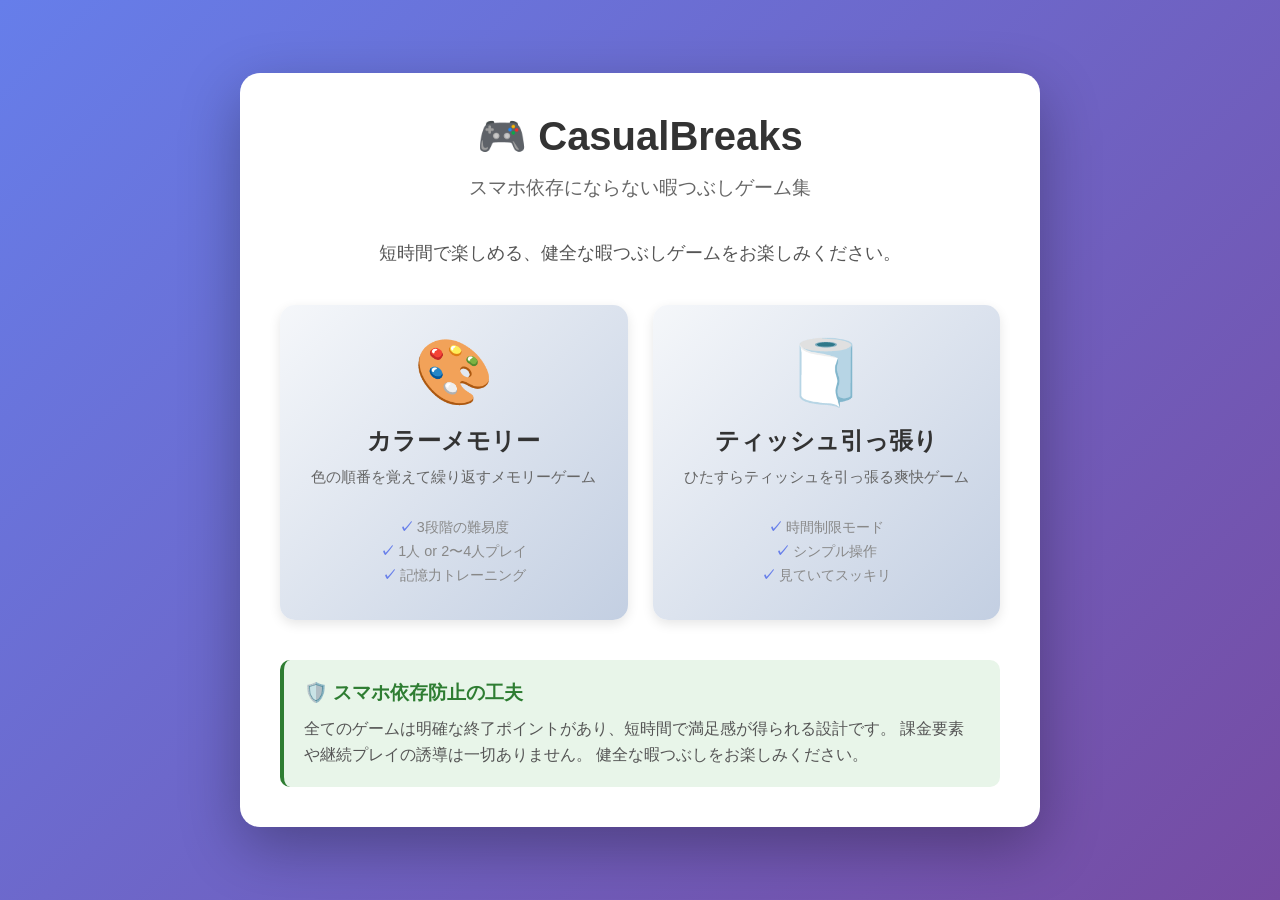
<file: index.html>
<!DOCTYPE html>
<html lang="ja">
<head>
    <meta charset="UTF-8">
    <meta name="viewport" content="width=device-width, initial-scale=1.0">
    <title>CasualBreaks - スマホ依存にならない暇つぶしゲーム集</title>
    <style>
        * {
            margin: 0;
            padding: 0;
            box-sizing: border-box;
        }

        body {
            font-family: 'Arial', 'Hiragino Sans', 'Meiryo', sans-serif;
            background: linear-gradient(135deg, #667eea 0%, #764ba2 100%);
            min-height: 100vh;
            display: flex;
            justify-content: center;
            align-items: center;
            padding: 20px;
        }

        .container {
            background: white;
            border-radius: 20px;
            padding: 40px;
            max-width: 800px;
            width: 100%;
            box-shadow: 0 20px 60px rgba(0, 0, 0, 0.3);
        }

        header {
            text-align: center;
            margin-bottom: 40px;
        }

        h1 {
            color: #333;
            font-size: 2.5em;
            margin-bottom: 15px;
        }

        .subtitle {
            color: #666;
            font-size: 1.2em;
        }

        .description {
            text-align: center;
            margin-bottom: 40px;
            color: #555;
            font-size: 1.1em;
        }

        .game-grid {
            display: grid;
            grid-template-columns: repeat(auto-fit, minmax(300px, 1fr));
            gap: 25px;
            margin-bottom: 40px;
        }

        .game-card {
            background: linear-gradient(135deg, #f5f7fa 0%, #c3cfe2 100%);
            border-radius: 15px;
            padding: 30px;
            text-decoration: none;
            color: #333;
            transition: all 0.3s ease;
            box-shadow: 0 4px 12px rgba(0, 0, 0, 0.1);
            display: flex;
            flex-direction: column;
            align-items: center;
            text-align: center;
        }

        .game-card:hover {
            transform: translateY(-10px);
            box-shadow: 0 12px 24px rgba(0, 0, 0, 0.2);
        }

        .game-icon {
            font-size: 4em;
            margin-bottom: 15px;
        }

        .game-title {
            font-size: 1.5em;
            font-weight: bold;
            margin-bottom: 10px;
            color: #333;
        }

        .game-description {
            font-size: 0.95em;
            color: #666;
            margin-bottom: 15px;
        }

        .game-features {
            list-style: none;
            padding: 0;
            margin-top: 10px;
        }

        .game-features li {
            font-size: 0.9em;
            color: #888;
            margin: 5px 0;
        }

        .game-features li::before {
            content: "✓ ";
            color: #667eea;
            font-weight: bold;
        }

        .anti-addiction-note {
            background: #e8f5e9;
            border-left: 4px solid #2e7d32;
            padding: 20px;
            border-radius: 10px;
            margin-top: 20px;
        }

        .anti-addiction-note h3 {
            color: #2e7d32;
            margin-bottom: 10px;
            font-size: 1.2em;
        }

        .anti-addiction-note p {
            color: #555;
            line-height: 1.6;
        }

        @media (max-width: 600px) {
            .container {
                padding: 20px;
            }

            h1 {
                font-size: 2em;
            }

            .game-grid {
                grid-template-columns: 1fr;
            }
        }
    </style>
</head>
<body>
    <div class="container">
        <header>
            <h1>🎮 CasualBreaks</h1>
            <p class="subtitle">スマホ依存にならない暇つぶしゲーム集</p>
        </header>

        <div class="description">
            <p>短時間で楽しめる、健全な暇つぶしゲームをお楽しみください。</p>
        </div>

        <div class="game-grid">
            <a href="color-memory.html" class="game-card">
                <div class="game-icon">🎨</div>
                <div class="game-title">カラーメモリー</div>
                <div class="game-description">色の順番を覚えて繰り返すメモリーゲーム</div>
                <ul class="game-features">
                    <li>3段階の難易度</li>
                    <li>1人 or 2〜4人プレイ</li>
                    <li>記憶力トレーニング</li>
                </ul>
            </a>

            <a href="tissue-pull.html" class="game-card">
                <div class="game-icon">🧻</div>
                <div class="game-title">ティッシュ引っ張り</div>
                <div class="game-description">ひたすらティッシュを引っ張る爽快ゲーム</div>
                <ul class="game-features">
                    <li>時間制限モード</li>
                    <li>シンプル操作</li>
                    <li>見ていてスッキリ</li>
                </ul>
            </a>
        </div>

        <div class="anti-addiction-note">
            <h3>🛡️ スマホ依存防止の工夫</h3>
            <p>
                全てのゲームは明確な終了ポイントがあり、短時間で満足感が得られる設計です。
                課金要素や継続プレイの誘導は一切ありません。
                健全な暇つぶしをお楽しみください。
            </p>
        </div>
    </div>
</body>
</html>
</file>
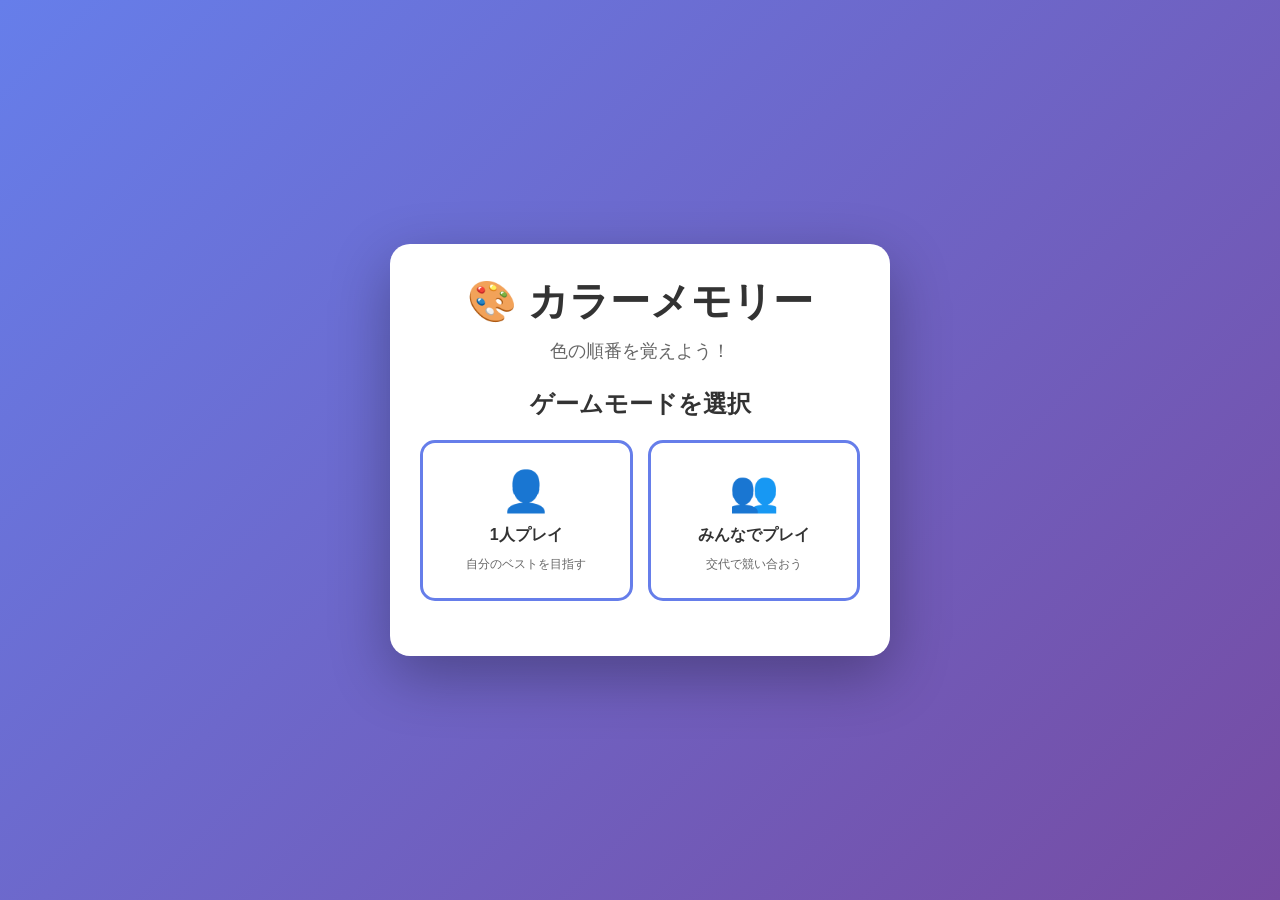
<file: color-memory.html>
<!DOCTYPE html>
<html lang="ja">
<head>
    <meta charset="UTF-8">
    <meta name="viewport" content="width=device-width, initial-scale=1.0">
    <title>カラーメモリー - 短時間暇つぶしゲーム</title>
    <link rel="stylesheet" href="color-memory-style.css">
</head>
<body>
    <div class="container">
        <header>
            <h1>🎨 カラーメモリー</h1>
            <p class="subtitle">色の順番を覚えよう！</p>
        </header>

        <!-- モード選択画面 -->
        <div class="mode-selection" id="modeSelection">
            <h2>ゲームモードを選択</h2>
            <div class="mode-buttons">
                <button class="mode-btn" id="singlePlayerBtn">
                    <span class="mode-icon">👤</span>
                    <span class="mode-title">1人プレイ</span>
                    <span class="mode-desc">自分のベストを目指す</span>
                </button>
                <button class="mode-btn" id="multiPlayerBtn">
                    <span class="mode-icon">👥</span>
                    <span class="mode-title">みんなでプレイ</span>
                    <span class="mode-desc">交代で競い合おう</span>
                </button>
            </div>
        </div>

        <!-- 難易度選択画面 -->
        <div class="difficulty-selection" id="difficultySelection" style="display: none;">
            <h2>難易度を選択</h2>
            <div class="difficulty-buttons">
                <button class="difficulty-btn easy" data-difficulty="easy">
                    <span class="difficulty-icon">😊</span>
                    <span class="difficulty-title">イージー</span>
                    <span class="difficulty-desc">10ラウンド・4色・ゆっくり</span>
                </button>
                <button class="difficulty-btn normal" data-difficulty="normal">
                    <span class="difficulty-icon">🙂</span>
                    <span class="difficulty-title">ノーマル</span>
                    <span class="difficulty-desc">15ラウンド・4色・普通</span>
                </button>
                <button class="difficulty-btn hard" data-difficulty="hard">
                    <span class="difficulty-icon">😤</span>
                    <span class="difficulty-title">ハード</span>
                    <span class="difficulty-desc">20ラウンド・6色・速い</span>
                </button>
            </div>
            <button class="btn btn-back" id="backToModeFromDifficultyBtn">戻る</button>
        </div>

        <!-- プレイヤー設定画面 -->
        <div class="player-setup" id="playerSetup" style="display: none;">
            <h2>プレイヤー設定</h2>
            <div class="player-count">
                <label>人数を選択:</label>
                <select id="playerCount">
                    <option value="2">2人</option>
                    <option value="3">3人</option>
                    <option value="4">4人</option>
                </select>
            </div>
            <div class="player-names" id="playerNames"></div>
            <button class="btn btn-start" id="startMultiplayerBtn">ゲーム開始</button>
            <button class="btn btn-back" id="backToModeBtn">戻る</button>
        </div>

        <!-- ゲーム画面 -->
        <div class="game-screen" id="gameScreen" style="display: none;">
            <!-- 現在のプレイヤー表示 -->
            <div class="current-player" id="currentPlayerDisplay" style="display: none;">
                <span class="player-label">プレイヤー:</span>
                <span class="player-name" id="currentPlayerName"></span>
            </div>

            <div class="game-info">
                <div class="info-item">
                    <span class="label">ラウンド</span>
                    <span class="value" id="round">1</span>
                </div>
                <div class="info-item">
                    <span class="label">スコア</span>
                    <span class="value" id="score">0</span>
                </div>
                <div class="info-item">
                    <span class="label">最高記録</span>
                    <span class="value" id="highscore">0</span>
                </div>
            </div>

            <div class="message" id="message">スタートを押してね！</div>

            <div class="color-grid" id="colorGrid">
                <button class="color-button red" data-color="red"></button>
                <button class="color-button blue" data-color="blue"></button>
                <button class="color-button green" data-color="green"></button>
                <button class="color-button yellow" data-color="yellow"></button>
                <button class="color-button purple" data-color="purple"></button>
                <button class="color-button orange" data-color="orange"></button>
                <button class="color-button pink" data-color="pink"></button>
                <button class="color-button cyan" data-color="cyan"></button>
                <button class="color-button lime" data-color="lime"></button>
            </div>

            <div class="controls">
                <button class="btn btn-start" id="startBtn">スタート</button>
                <button class="btn btn-reset" id="resetBtn" style="display: none;">もう一度</button>
            </div>

            <!-- リーダーボード（マルチプレイヤー用） -->
            <div class="leaderboard" id="leaderboard" style="display: none;">
                <h3>スコアボード</h3>
                <div class="leaderboard-list" id="leaderboardList"></div>
            </div>

            <div class="game-rules">
                <h3>遊び方</h3>
                <ul>
                    <li>光る色の順番を覚えよう</li>
                    <li>同じ順番で色をタップ</li>
                    <li>ラウンドごとに1色増える</li>
                    <li>イージーは10、ノーマルは15、ハードは20ラウンドでクリア！</li>
                </ul>
                <p class="anti-addiction">⏱️ 短時間で終わる設計で、スマホ依存を防止</p>
            </div>
        </div>
    </div>

    <script src="color-memory-game.js"></script>
</body>
</html>
</file>
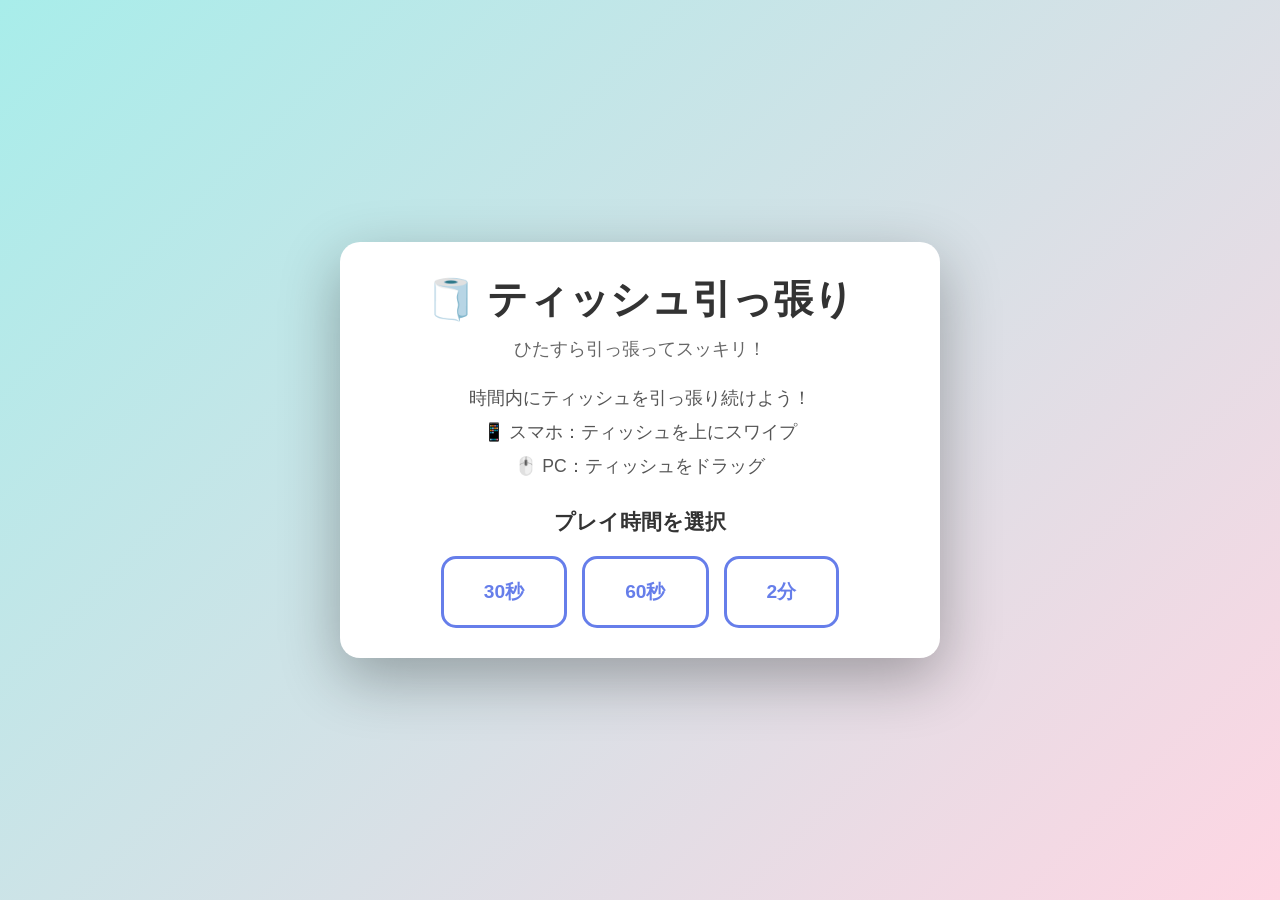
<file: tissue-pull.html>
<!DOCTYPE html>
<html lang="ja">
<head>
    <meta charset="UTF-8">
    <meta name="viewport" content="width=device-width, initial-scale=1.0">
    <title>ティッシュ引っ張り - 爽快暇つぶしゲーム</title>
    <link rel="stylesheet" href="tissue-style.css">
</head>
<body>
    <div class="container">
        <header>
            <h1>🧻 ティッシュ引っ張り</h1>
            <p class="subtitle">ひたすら引っ張ってスッキリ！</p>
        </header>

        <!-- スタート画面 -->
        <div class="start-screen" id="startScreen">
            <div class="game-description">
                <p>時間内にティッシュを引っ張り続けよう！</p>
                <p>📱 スマホ：ティッシュを上にスワイプ</p>
                <p>🖱️ PC：ティッシュをドラッグ</p>
            </div>
            <div class="time-options">
                <h3>プレイ時間を選択</h3>
                <div class="time-buttons">
                    <button class="time-btn" data-time="30">30秒</button>
                    <button class="time-btn" data-time="60">60秒</button>
                    <button class="time-btn" data-time="120">2分</button>
                </div>
            </div>
        </div>

        <!-- ゲーム画面 -->
        <div class="game-screen" id="gameScreen" style="display: none;">
            <div class="game-info">
                <div class="info-item">
                    <span class="label">残り時間</span>
                    <span class="value timer" id="timer">60</span>
                </div>
                <div class="info-item">
                    <span class="label">引っ張った枚数</span>
                    <span class="value" id="count">0</span>
                </div>
            </div>

            <div class="tissue-container">
                <div class="tissue-box">
                    <div class="box-top"></div>
                    <div class="box-front">
                        <div class="box-label">TISSUE</div>
                    </div>
                    <div class="box-side-left"></div>
                    <div class="box-side-right"></div>

                    <!-- ティッシュの出口 -->
                    <div class="tissue-slot">
                        <div class="tissue-visible" id="tissueVisible">
                            <div class="tissue-sheet"></div>
                        </div>
                    </div>
                </div>

                <!-- 引っ張られたティッシュのアニメーション用 -->
                <div id="pulledTissues"></div>
            </div>

            <div class="pull-button-area">
                <button class="pull-btn" id="pullBtn">
                    <span class="pull-text">ボタンでも引っ張れます</span>
                    <span class="pull-icon">☝️</span>
                </button>
            </div>
        </div>

        <!-- 結果画面 -->
        <div class="result-screen" id="resultScreen" style="display: none;">
            <h2>結果発表！</h2>
            <div class="result-count">
                <span class="result-number" id="resultCount">0</span>
                <span class="result-label">枚</span>
            </div>
            <div class="result-message" id="resultMessage"></div>
            <button class="btn-restart" id="restartBtn">もう一度</button>
        </div>
    </div>

    <script src="tissue-game.js"></script>
</body>
</html>
</file>
<file: color-memory-style.css>
* {
    margin: 0;
    padding: 0;
    box-sizing: border-box;
}

body {
    font-family: 'Arial', 'Hiragino Sans', 'Meiryo', sans-serif;
    background: linear-gradient(135deg, #667eea 0%, #764ba2 100%);
    min-height: 100vh;
    display: flex;
    justify-content: center;
    align-items: center;
    padding: 20px;
}

.container {
    background: white;
    border-radius: 20px;
    padding: 30px;
    max-width: 500px;
    width: 100%;
    box-shadow: 0 20px 60px rgba(0, 0, 0, 0.3);
}

header {
    text-align: center;
    margin-bottom: 25px;
}

h1 {
    color: #333;
    font-size: 2.5em;
    margin-bottom: 10px;
}

.subtitle {
    color: #666;
    font-size: 1.1em;
}

.game-info {
    display: flex;
    justify-content: space-around;
    margin-bottom: 20px;
    padding: 15px;
    background: #f5f5f5;
    border-radius: 10px;
}

.info-item {
    text-align: center;
}

.label {
    display: block;
    font-size: 0.9em;
    color: #666;
    margin-bottom: 5px;
}

.value {
    display: block;
    font-size: 1.5em;
    font-weight: bold;
    color: #667eea;
}

.message {
    text-align: center;
    padding: 15px;
    margin-bottom: 20px;
    background: #e3f2fd;
    border-radius: 10px;
    font-size: 1.1em;
    color: #1976d2;
    font-weight: bold;
    min-height: 50px;
    display: flex;
    align-items: center;
    justify-content: center;
}

.message.success {
    background: #e8f5e9;
    color: #2e7d32;
}

.message.error {
    background: #ffebee;
    color: #c62828;
}

.color-grid {
    display: grid;
    grid-template-columns: repeat(3, 1fr);
    gap: 15px;
    margin-bottom: 25px;
}

.color-button {
    width: 100%;
    aspect-ratio: 1;
    border: none;
    border-radius: 15px;
    cursor: pointer;
    transition: all 0.3s ease;
    box-shadow: 0 4px 6px rgba(0, 0, 0, 0.1);
    position: relative;
    overflow: hidden;
}

.color-button:hover:not(:disabled) {
    transform: translateY(-5px);
    box-shadow: 0 8px 12px rgba(0, 0, 0, 0.2);
}

.color-button:active:not(:disabled) {
    transform: translateY(-2px);
}

.color-button:disabled {
    cursor: not-allowed;
    opacity: 0.6;
}

.color-button.red {
    background: linear-gradient(135deg, #ff6b6b 0%, #ee5a6f 100%);
}

.color-button.blue {
    background: linear-gradient(135deg, #4ecdc4 0%, #44a08d 100%);
}

.color-button.green {
    background: linear-gradient(135deg, #95e1d3 0%, #38ada9 100%);
}

.color-button.yellow {
    background: linear-gradient(135deg, #ffd93d 0%, #fcbf49 100%);
}

.color-button.purple {
    background: linear-gradient(135deg, #a29bfe 0%, #6c5ce7 100%);
}

.color-button.orange {
    background: linear-gradient(135deg, #fab1a0 0%, #ff7675 100%);
}

.color-button.pink {
    background: linear-gradient(135deg, #ffeaa7 0%, #fd79a8 100%);
}

.color-button.cyan {
    background: linear-gradient(135deg, #74b9ff 0%, #0984e3 100%);
}

.color-button.lime {
    background: linear-gradient(135deg, #55efc4 0%, #00b894 100%);
}

.color-button.active {
    transform: scale(0.95);
    filter: brightness(1.5);
    box-shadow: 0 0 30px rgba(255, 255, 255, 0.8);
}

.controls {
    display: flex;
    gap: 10px;
    justify-content: center;
    margin-bottom: 25px;
}

.btn {
    padding: 15px 30px;
    font-size: 1.1em;
    font-weight: bold;
    border: none;
    border-radius: 10px;
    cursor: pointer;
    transition: all 0.3s ease;
    font-family: inherit;
}

.btn-start {
    background: linear-gradient(135deg, #667eea 0%, #764ba2 100%);
    color: white;
    flex: 1;
}

.btn-start:hover {
    transform: translateY(-2px);
    box-shadow: 0 6px 12px rgba(102, 126, 234, 0.4);
}

.btn-reset {
    background: linear-gradient(135deg, #f093fb 0%, #f5576c 100%);
    color: white;
    flex: 1;
}

.btn-reset:hover {
    transform: translateY(-2px);
    box-shadow: 0 6px 12px rgba(245, 87, 108, 0.4);
}

.btn:active {
    transform: translateY(0);
}

.game-rules {
    background: #f9f9f9;
    padding: 20px;
    border-radius: 10px;
    border-left: 4px solid #667eea;
}

.game-rules h3 {
    color: #333;
    margin-bottom: 15px;
    font-size: 1.2em;
}

.game-rules ul {
    list-style: none;
    margin-bottom: 15px;
}

.game-rules li {
    padding: 8px 0;
    color: #555;
    position: relative;
    padding-left: 25px;
}

.game-rules li::before {
    content: "✓";
    position: absolute;
    left: 0;
    color: #667eea;
    font-weight: bold;
}

.anti-addiction {
    text-align: center;
    color: #2e7d32;
    font-weight: bold;
    margin-top: 10px;
    padding-top: 10px;
    border-top: 2px solid #e0e0e0;
}

@media (max-width: 480px) {
    .container {
        padding: 20px;
    }

    h1 {
        font-size: 2em;
    }

    .game-info {
        flex-direction: column;
        gap: 10px;
    }

    .color-grid {
        gap: 10px;
    }
}

/* アニメーション */
@keyframes pulse {
    0%, 100% {
        transform: scale(1);
    }
    50% {
        transform: scale(1.05);
    }
}

.pulse {
    animation: pulse 0.5s ease-in-out;
}

/* モード選択画面 */
.mode-selection {
    margin-bottom: 25px;
}

.mode-selection h2 {
    text-align: center;
    color: #333;
    margin-bottom: 20px;
    font-size: 1.5em;
}

.mode-buttons {
    display: grid;
    grid-template-columns: repeat(2, 1fr);
    gap: 15px;
}

.mode-btn {
    background: white;
    border: 3px solid #667eea;
    border-radius: 15px;
    padding: 25px 15px;
    cursor: pointer;
    transition: all 0.3s ease;
    display: flex;
    flex-direction: column;
    align-items: center;
    gap: 10px;
}

.mode-btn:hover {
    background: linear-gradient(135deg, #667eea 0%, #764ba2 100%);
    transform: translateY(-5px);
    box-shadow: 0 8px 16px rgba(102, 126, 234, 0.4);
}

.mode-btn:hover .mode-icon,
.mode-btn:hover .mode-title,
.mode-btn:hover .mode-desc {
    color: white;
}

.mode-icon {
    font-size: 3em;
}

.mode-title {
    font-size: 1.2em;
    font-weight: bold;
    color: #333;
}

.mode-desc {
    font-size: 0.9em;
    color: #666;
    text-align: center;
}

/* 難易度選択画面 */
.difficulty-selection {
    margin-bottom: 25px;
}

.difficulty-selection h2 {
    text-align: center;
    color: #333;
    margin-bottom: 20px;
    font-size: 1.5em;
}

.difficulty-buttons {
    display: flex;
    flex-direction: column;
    gap: 15px;
}

.difficulty-btn {
    background: white;
    border: 3px solid #667eea;
    border-radius: 15px;
    padding: 20px;
    cursor: pointer;
    transition: all 0.3s ease;
    display: flex;
    align-items: center;
    gap: 15px;
}

.difficulty-btn.easy {
    border-color: #2ecc71;
}

.difficulty-btn.normal {
    border-color: #f39c12;
}

.difficulty-btn.hard {
    border-color: #e74c3c;
}

.difficulty-btn:hover {
    transform: translateX(5px);
    box-shadow: 0 4px 12px rgba(102, 126, 234, 0.3);
}

.difficulty-btn.easy:hover {
    background: linear-gradient(135deg, #2ecc71 0%, #27ae60 100%);
    box-shadow: 0 4px 12px rgba(46, 204, 113, 0.4);
}

.difficulty-btn.normal:hover {
    background: linear-gradient(135deg, #f39c12 0%, #e67e22 100%);
    box-shadow: 0 4px 12px rgba(243, 156, 18, 0.4);
}

.difficulty-btn.hard:hover {
    background: linear-gradient(135deg, #e74c3c 0%, #c0392b 100%);
    box-shadow: 0 4px 12px rgba(231, 76, 60, 0.4);
}

.difficulty-btn:hover .difficulty-icon,
.difficulty-btn:hover .difficulty-title,
.difficulty-btn:hover .difficulty-desc {
    color: white;
}

.difficulty-icon {
    font-size: 2.5em;
    min-width: 60px;
    text-align: center;
}

.difficulty-title {
    font-size: 1.3em;
    font-weight: bold;
    color: #333;
    min-width: 100px;
}

.difficulty-desc {
    font-size: 0.9em;
    color: #666;
    flex: 1;
}

/* プレイヤー設定画面 */
.player-setup {
    margin-bottom: 25px;
}

.player-setup h2 {
    text-align: center;
    color: #333;
    margin-bottom: 20px;
    font-size: 1.5em;
}

.player-count {
    margin-bottom: 20px;
    text-align: center;
}

.player-count label {
    display: block;
    margin-bottom: 10px;
    color: #555;
    font-weight: bold;
}

.player-count select {
    padding: 10px 20px;
    font-size: 1.1em;
    border: 2px solid #667eea;
    border-radius: 8px;
    cursor: pointer;
    background: white;
    color: #333;
}

.player-names {
    display: flex;
    flex-direction: column;
    gap: 15px;
    margin-bottom: 20px;
}

.player-input {
    display: flex;
    align-items: center;
    gap: 10px;
}

.player-input label {
    min-width: 100px;
    font-weight: bold;
    color: #555;
}

.player-input input {
    flex: 1;
    padding: 12px;
    font-size: 1em;
    border: 2px solid #e0e0e0;
    border-radius: 8px;
    transition: border-color 0.3s ease;
}

.player-input input:focus {
    outline: none;
    border-color: #667eea;
}

.btn-back {
    background: linear-gradient(135deg, #95a5a6 0%, #7f8c8d 100%);
    color: white;
    flex: 1;
    margin-top: 10px;
}

.btn-back:hover {
    transform: translateY(-2px);
    box-shadow: 0 6px 12px rgba(127, 140, 141, 0.4);
}

/* 現在のプレイヤー表示 */
.current-player {
    text-align: center;
    padding: 15px;
    margin-bottom: 15px;
    background: linear-gradient(135deg, #667eea 0%, #764ba2 100%);
    border-radius: 10px;
    color: white;
}

.player-label {
    font-size: 0.9em;
    opacity: 0.9;
}

.player-name {
    font-size: 1.5em;
    font-weight: bold;
    margin-left: 10px;
}

/* リーダーボード */
.leaderboard {
    background: #f9f9f9;
    padding: 20px;
    border-radius: 10px;
    margin-bottom: 20px;
    border-left: 4px solid #667eea;
}

.leaderboard h3 {
    color: #333;
    margin-bottom: 15px;
    font-size: 1.2em;
    text-align: center;
}

.leaderboard-list {
    display: flex;
    flex-direction: column;
    gap: 10px;
}

.leaderboard-item {
    display: flex;
    justify-content: space-between;
    align-items: center;
    padding: 12px 15px;
    background: white;
    border-radius: 8px;
    border: 2px solid #e0e0e0;
    transition: all 0.3s ease;
}

.leaderboard-item.rank-1 {
    border-color: #ffd700;
    background: linear-gradient(135deg, #fff9e6 0%, #fffbf0 100%);
}

.leaderboard-item.rank-2 {
    border-color: #c0c0c0;
    background: linear-gradient(135deg, #f5f5f5 0%, #fafafa 100%);
}

.leaderboard-item.rank-3 {
    border-color: #cd7f32;
    background: linear-gradient(135deg, #fff0e6 0%, #fff5ed 100%);
}

.player-info {
    display: flex;
    align-items: center;
    gap: 10px;
}

.rank-badge {
    font-size: 1.5em;
    min-width: 35px;
    text-align: center;
}

.player-name-leaderboard {
    font-weight: bold;
    color: #333;
}

.player-score {
    font-size: 1.3em;
    font-weight: bold;
    color: #667eea;
}

@media (max-width: 480px) {
    .mode-buttons {
        grid-template-columns: 1fr;
    }

    .player-input {
        flex-direction: column;
        align-items: stretch;
    }

    .player-input label {
        min-width: auto;
    }
}
</file>
<file: tissue-style.css>
* {
    margin: 0;
    padding: 0;
    box-sizing: border-box;
}

body {
    font-family: 'Arial', 'Hiragino Sans', 'Meiryo', sans-serif;
    background: linear-gradient(135deg, #a8edea 0%, #fed6e3 100%);
    min-height: 100vh;
    display: flex;
    justify-content: center;
    align-items: center;
    padding: 20px;
    overflow: hidden;
}

.container {
    background: white;
    border-radius: 20px;
    padding: 30px;
    max-width: 600px;
    width: 100%;
    box-shadow: 0 20px 60px rgba(0, 0, 0, 0.3);
}

header {
    text-align: center;
    margin-bottom: 25px;
}

h1 {
    color: #333;
    font-size: 2.5em;
    margin-bottom: 10px;
}

.subtitle {
    color: #666;
    font-size: 1.1em;
}

/* スタート画面 */
.start-screen {
    text-align: center;
}

.game-description {
    margin-bottom: 30px;
    font-size: 1.1em;
    color: #555;
}

.game-description p {
    margin: 10px 0;
}

.time-options h3 {
    color: #333;
    margin-bottom: 20px;
    font-size: 1.3em;
}

.time-buttons {
    display: flex;
    gap: 15px;
    justify-content: center;
    flex-wrap: wrap;
}

.time-btn {
    padding: 20px 40px;
    font-size: 1.2em;
    font-weight: bold;
    border: 3px solid #667eea;
    border-radius: 15px;
    background: white;
    color: #667eea;
    cursor: pointer;
    transition: all 0.3s ease;
}

.time-btn:hover {
    background: linear-gradient(135deg, #667eea 0%, #764ba2 100%);
    color: white;
    transform: translateY(-5px);
    box-shadow: 0 8px 16px rgba(102, 126, 234, 0.4);
}

/* ゲーム画面 */
.game-info {
    display: flex;
    justify-content: space-around;
    margin-bottom: 30px;
    padding: 15px;
    background: #f5f5f5;
    border-radius: 10px;
}

.info-item {
    text-align: center;
}

.label {
    display: block;
    font-size: 0.9em;
    color: #666;
    margin-bottom: 5px;
}

.value {
    display: block;
    font-size: 2em;
    font-weight: bold;
    color: #667eea;
}

.timer {
    color: #e74c3c;
}

/* ティッシュ箱 */
.tissue-container {
    position: relative;
    height: 400px;
    display: flex;
    justify-content: center;
    align-items: flex-end;
    margin-bottom: 30px;
    perspective: 1000px;
}

.tissue-box {
    position: relative;
    width: 250px;
    height: 150px;
    transform-style: preserve-3d;
    transform: rotateX(-10deg) rotateY(0deg);
}

.box-top {
    position: absolute;
    width: 250px;
    height: 200px;
    background: linear-gradient(135deg, #ffd89b 0%, #19547b 100%);
    border: 3px solid #333;
    border-radius: 10px 10px 0 0;
    top: -50px;
    box-shadow: 0 4px 8px rgba(0, 0, 0, 0.2);
}

.box-top::before {
    content: '';
    position: absolute;
    top: 50%;
    left: 50%;
    transform: translate(-50%, -50%);
    width: 120px;
    height: 30px;
    background: rgba(255, 255, 255, 0.3);
    border-radius: 15px;
    border: 2px solid rgba(255, 255, 255, 0.5);
}

.box-front {
    position: absolute;
    width: 250px;
    height: 150px;
    background: linear-gradient(135deg, #f5af19 0%, #f12711 100%);
    border: 3px solid #333;
    border-radius: 0 0 10px 10px;
    display: flex;
    align-items: center;
    justify-content: center;
    box-shadow: 0 8px 16px rgba(0, 0, 0, 0.3);
}

.box-label {
    font-size: 2em;
    font-weight: bold;
    color: white;
    text-shadow: 2px 2px 4px rgba(0, 0, 0, 0.3);
}

.box-side-left,
.box-side-right {
    position: absolute;
    width: 100px;
    height: 150px;
    background: linear-gradient(135deg, #e96443 0%, #904e95 100%);
    border: 2px solid #333;
}

.box-side-left {
    left: -50px;
    transform: rotateY(90deg);
    transform-origin: right;
}

.box-side-right {
    right: -50px;
    transform: rotateY(-90deg);
    transform-origin: left;
}

/* ティッシュスロット */
.tissue-slot {
    position: absolute;
    top: -30px;
    left: 50%;
    transform: translateX(-50%);
    width: 120px;
    height: 40px;
    z-index: 10;
}

.tissue-visible {
    position: relative;
    width: 100%;
    height: 100%;
    user-select: none;
    -webkit-user-select: none;
    touch-action: pan-y;
    cursor: grab;
}

.tissue-visible:hover .tissue-sheet {
    box-shadow: 0 4px 8px rgba(102, 126, 234, 0.3);
    border-color: #667eea;
}

.tissue-sheet {
    position: absolute;
    width: 110px;
    height: 70px;
    background: linear-gradient(to bottom, #ffffff 0%, #f8f8f8 100%);
    border: 2px solid #d0d0d0;
    border-radius: 3px;
    box-shadow:
        0 2px 4px rgba(0, 0, 0, 0.1),
        inset 0 1px 2px rgba(255, 255, 255, 0.8);
    top: -35px;
    left: 50%;
    transform: translateX(-50%);
    transition: all 0.2s ease;
    pointer-events: none;
}

/* ティッシュの質感を表現 */
.tissue-sheet::before {
    content: '';
    position: absolute;
    top: 8px;
    left: 8px;
    right: 8px;
    bottom: 8px;
    border: 1px dashed rgba(200, 200, 200, 0.4);
    border-radius: 2px;
}

/* 重なったティッシュを表現 */
.tissue-sheet::after {
    content: '';
    position: absolute;
    bottom: -3px;
    left: 5%;
    right: 5%;
    height: 4px;
    background: linear-gradient(to right,
        transparent 0%,
        rgba(0,0,0,0.05) 20%,
        rgba(0,0,0,0.05) 80%,
        transparent 100%);
    border-radius: 2px;
}

/* 引っ張られるティッシュアニメーション */
#pulledTissues {
    position: absolute;
    top: 0;
    left: 0;
    width: 100%;
    height: 100%;
    pointer-events: none;
}

.pulled-tissue {
    position: absolute;
    width: 100px;
    height: 80px;
    background: white;
    border: 2px solid #e0e0e0;
    border-radius: 5px;
    box-shadow: 0 2px 4px rgba(0, 0, 0, 0.1);
    animation: pullOut 0.6s ease-out forwards;
}

@keyframes pullOut {
    0% {
        top: 100px;
        left: 50%;
        transform: translateX(-50%) rotate(0deg) scale(1);
        opacity: 1;
    }
    50% {
        top: 50px;
        transform: translateX(-50%) rotate(10deg) scale(1.1);
    }
    100% {
        top: -100px;
        left: 50%;
        transform: translateX(-50%) rotate(15deg) scale(0.8);
        opacity: 0;
    }
}

/* 引っ張るボタン */
.pull-button-area {
    text-align: center;
    margin-top: 20px;
}

.pull-btn {
    padding: 25px 60px;
    font-size: 1.5em;
    font-weight: bold;
    border: none;
    border-radius: 50px;
    background: linear-gradient(135deg, #667eea 0%, #764ba2 100%);
    color: white;
    cursor: pointer;
    transition: all 0.2s ease;
    box-shadow: 0 6px 20px rgba(102, 126, 234, 0.4);
    display: flex;
    align-items: center;
    gap: 10px;
    margin: 0 auto;
}

.pull-btn:hover {
    transform: translateY(-3px);
    box-shadow: 0 10px 30px rgba(102, 126, 234, 0.5);
}

.pull-btn:active {
    transform: translateY(0) scale(0.95);
    box-shadow: 0 4px 15px rgba(102, 126, 234, 0.3);
}

.pull-icon {
    font-size: 1.2em;
    animation: bounce 0.6s infinite;
}

@keyframes bounce {
    0%, 100% {
        transform: translateY(0);
    }
    50% {
        transform: translateY(-10px);
    }
}

/* 結果画面 */
.result-screen {
    text-align: center;
}

.result-screen h2 {
    color: #333;
    font-size: 2em;
    margin-bottom: 30px;
}

.result-count {
    margin: 40px 0;
}

.result-number {
    font-size: 5em;
    font-weight: bold;
    color: #667eea;
    display: block;
}

.result-label {
    font-size: 2em;
    color: #666;
}

.result-message {
    font-size: 1.3em;
    color: #555;
    margin: 30px 0;
    padding: 20px;
    background: #f5f5f5;
    border-radius: 10px;
}

.btn-restart {
    padding: 20px 50px;
    font-size: 1.3em;
    font-weight: bold;
    border: none;
    border-radius: 15px;
    background: linear-gradient(135deg, #667eea 0%, #764ba2 100%);
    color: white;
    cursor: pointer;
    transition: all 0.3s ease;
    box-shadow: 0 6px 20px rgba(102, 126, 234, 0.4);
}

.btn-restart:hover {
    transform: translateY(-3px);
    box-shadow: 0 10px 30px rgba(102, 126, 234, 0.5);
}

/* Keep immediate count/button feedback without decorative movement. */
@media (prefers-reduced-motion: reduce) {
    .pull-icon,
    .tissue-box {
        animation: none !important;
    }

    .time-btn,
    .pull-btn,
    .btn-restart,
    .tissue-sheet {
        transition: none;
    }

    .time-btn:hover,
    .pull-btn:hover,
    .pull-btn:active,
    .btn-restart:hover {
        transform: none;
    }

    .pulled-tissue {
        top: 100px;
        left: 50%;
        transform: translateX(-50%);
        animation: reducedPullFeedback 0.15s ease-out forwards;
    }
}

@keyframes reducedPullFeedback {
    from { opacity: 1; }
    to { opacity: 0; }
}

/* レスポンシブ */
@media (max-width: 480px) {
    .container {
        padding: 20px;
    }

    h1 {
        font-size: 2em;
    }

    .tissue-box {
        width: 200px;
        height: 120px;
    }

    .box-top {
        width: 200px;
        height: 160px;
    }

    .box-front {
        width: 200px;
        height: 120px;
    }

    .time-buttons {
        flex-direction: column;
    }

    .pull-btn {
        padding: 20px 40px;
        font-size: 1.2em;
    }
}
</file>
